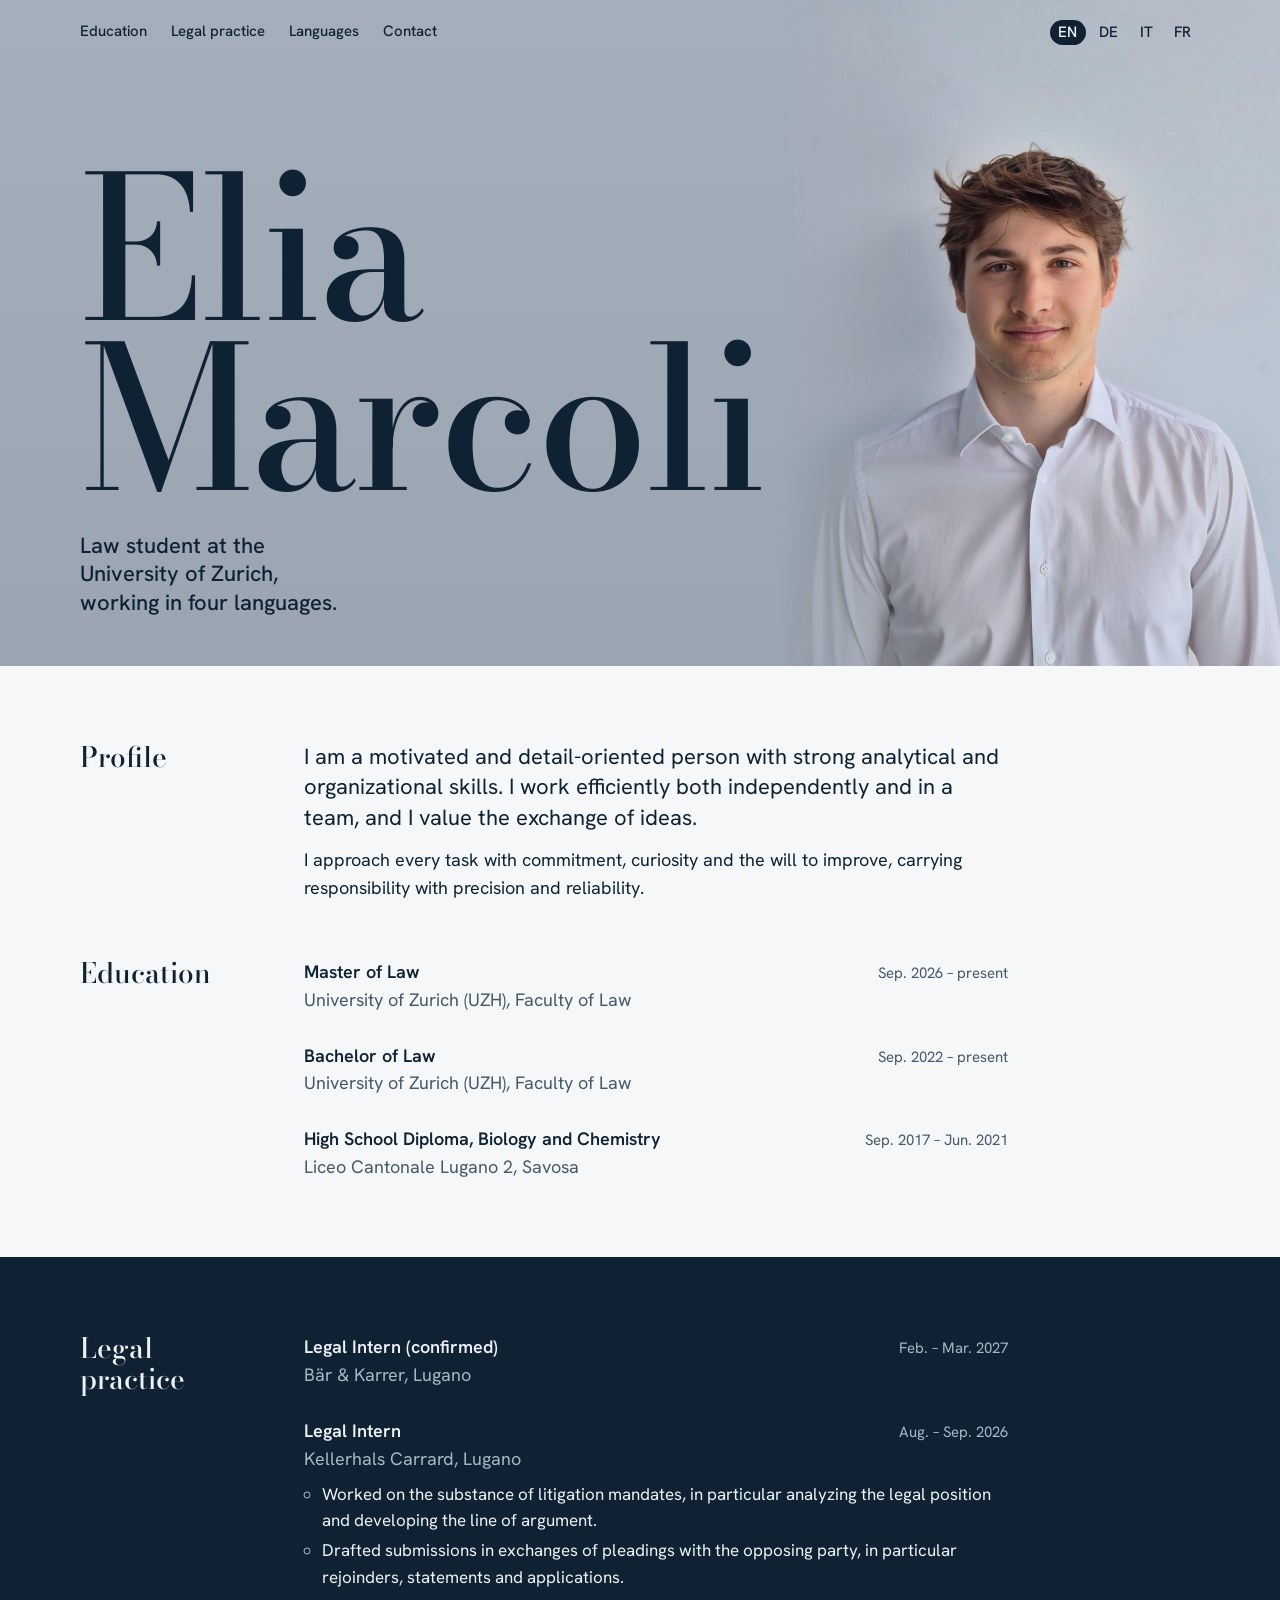
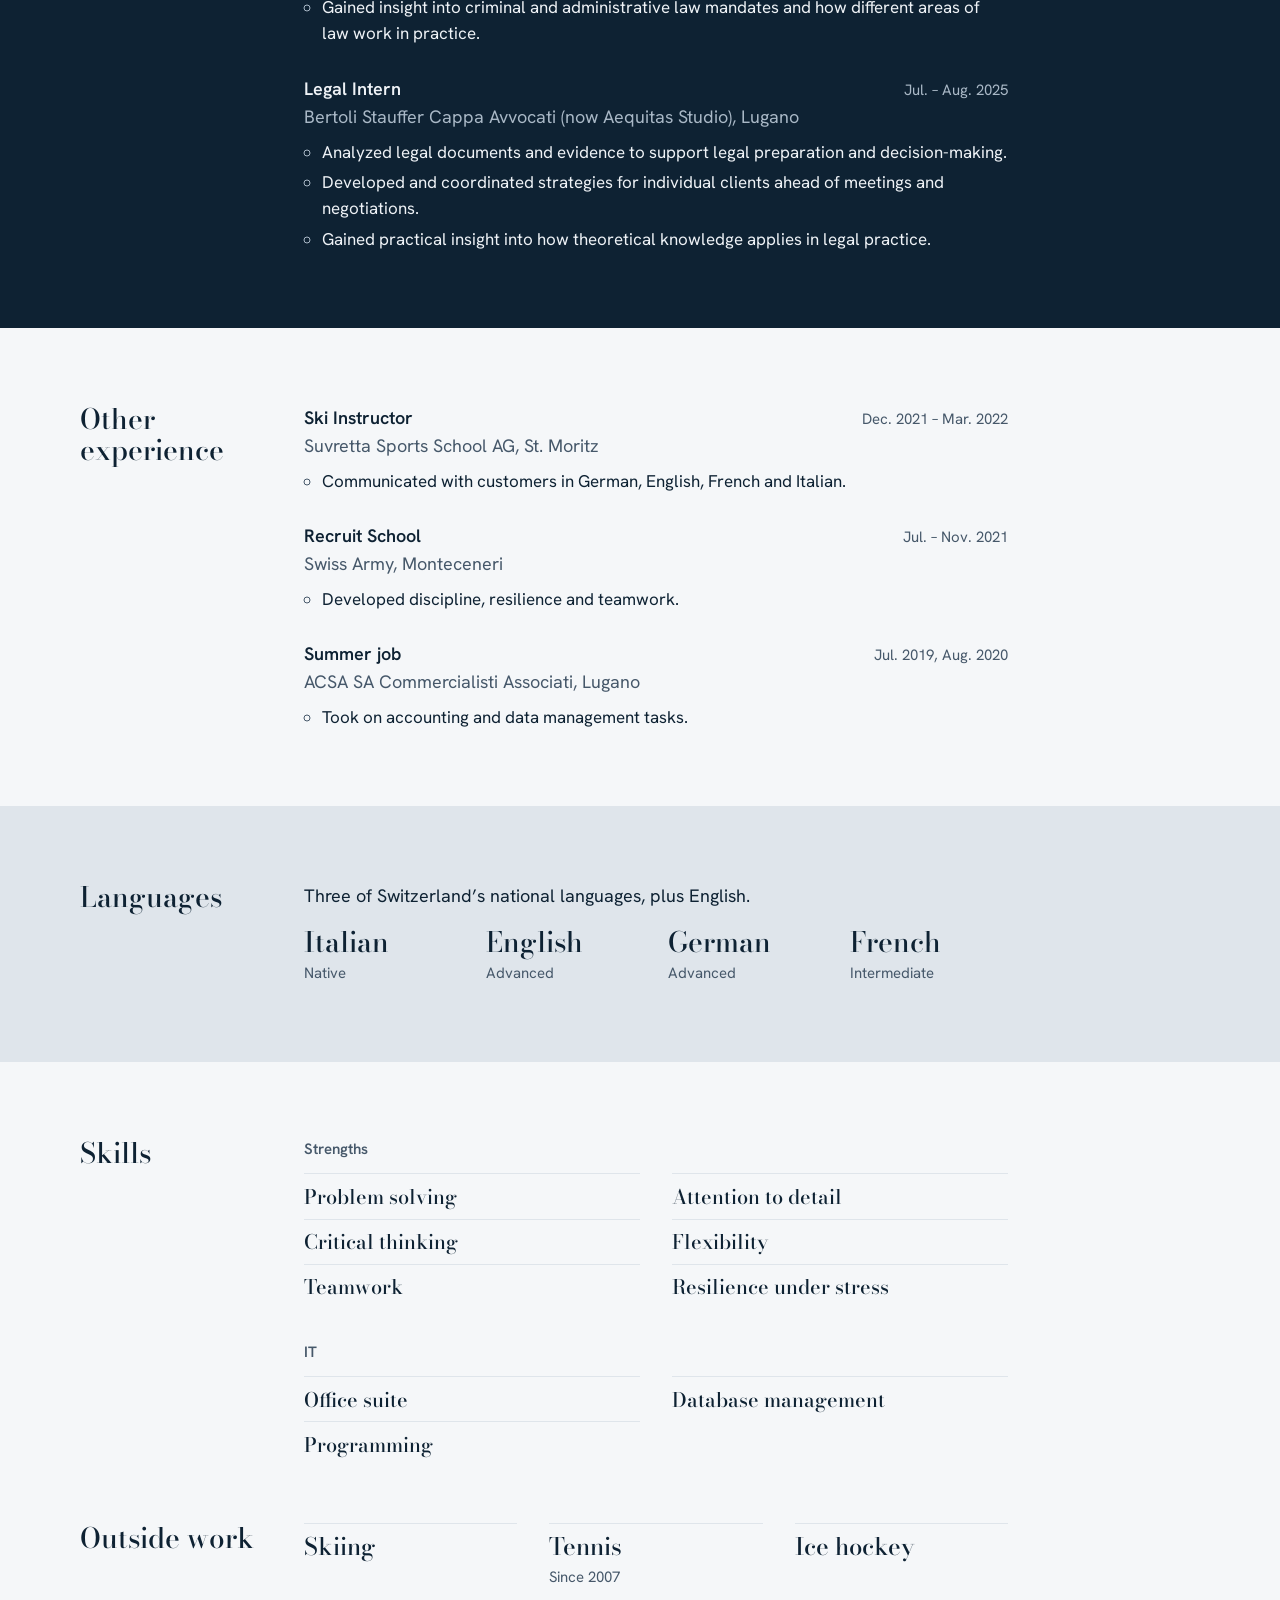
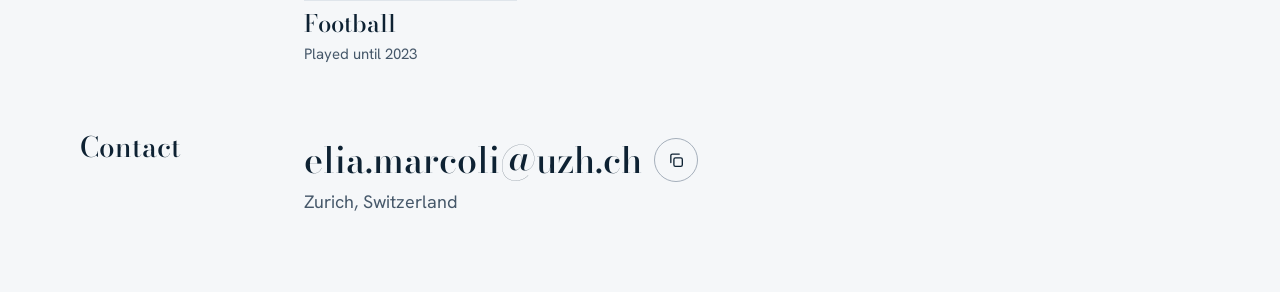
<file: index.html>
<!doctype html>
<html lang="en">
<head>
<meta charset="utf-8">
<meta name="viewport" content="width=device-width, initial-scale=1, viewport-fit=cover">
<title>Elia Marcoli</title>
<meta name="description" content="Elia Marcoli, law student at the University of Zurich.">
<link rel="canonical" href="https://eliamarcoli.ch/">
<link rel="alternate" hreflang="en" href="https://eliamarcoli.ch/">
<link rel="alternate" hreflang="de" href="https://eliamarcoli.ch/de/">
<link rel="alternate" hreflang="it" href="https://eliamarcoli.ch/it/">
<link rel="alternate" hreflang="fr" href="https://eliamarcoli.ch/fr/">
<meta property="og:title" content="Elia Marcoli">
<meta property="og:description" content="Law student at the University of Zurich.">
<meta property="og:type" content="profile">
<meta property="og:url" content="https://eliamarcoli.ch/">
<meta property="og:image" content="https://eliamarcoli.ch/elia-marcoli.jpg">
<link rel="preconnect" href="https://fonts.googleapis.com">
<link rel="preconnect" href="https://fonts.gstatic.com" crossorigin>
<link rel="stylesheet" href="https://fonts.googleapis.com/css2?family=Bodoni+Moda:ital,opsz,wght@0,6..96,400..700;1,6..96,400..700&family=Hanken+Grotesk:wght@400;500;600&display=swap">
<link rel="stylesheet" href="styles.css?v=4">
</head>
<body>

<header class="hero">
  <div class="wrap">
    <nav class="top" aria-label="Sections">
      <a href="#education">Education</a>
      <a href="#practice">Legal practice</a>
      <a href="#languages">Languages</a>
      <a href="#contact">Contact</a>
      <span class="lang-switch">
        <a href="./" aria-current="page" title="English">EN</a>
        <a href="de/" hreflang="de" lang="de" title="Deutsch">DE</a>
        <a href="it/" hreflang="it" lang="it" title="Italiano">IT</a>
        <a href="fr/" hreflang="fr" lang="fr" title="Français">FR</a>
      </span>
    </nav>
    <div>
      <h1><span>Elia</span> <span>Marcoli</span></h1>
      <p>Law student at the University of Zurich, working in four languages.</p>
    </div>
  </div>
  <img src="elia-marcoli.jpg" alt="Portrait of Elia Marcoli in a white shirt" width="900" height="1200">
</header>

<main>
  <div class="band">
    <div class="wrap">
      <section class="sec" id="profile">
        <h2>Profile</h2>
        <div class="body">
          <p class="lead">I am a motivated and detail-oriented person with strong analytical and organizational skills. I work efficiently both independently and in a team, and I value the exchange of ideas.</p>
          <p>I approach every task with commitment, curiosity and the will to improve, carrying responsibility with precision and reliability.</p>
        </div>
      </section>

      <section class="sec" id="education">
        <h2>Education</h2>
        <div class="body">
          <ul class="entries">
            <li>
              <div class="entry"><strong>Master of Law</strong><time>Sep. 2026 – present</time></div>
              <span class="place">University of Zurich (UZH), Faculty of Law</span>
            </li>
            <li>
              <div class="entry"><strong>Bachelor of Law</strong><time>Sep. 2022 – present</time></div>
              <span class="place">University of Zurich (UZH), Faculty of Law</span>
            </li>
            <li>
              <div class="entry"><strong>High School Diploma, Biology and Chemistry</strong><time>Sep. 2017 – Jun. 2021</time></div>
              <span class="place">Liceo Cantonale Lugano 2, Savosa</span>
            </li>
          </ul>
        </div>
      </section>
    </div>
  </div>

  <div class="band band--ink">
    <div class="wrap">
      <section class="sec" id="practice">
        <h2>Legal practice</h2>
        <div class="body">
          <ul class="entries">
            <li>
              <div class="entry"><strong>Legal Intern (confirmed)</strong><time>Feb. – Mar. 2027</time></div>
              <span class="place">Bär &amp; Karrer, Lugano</span>
            </li>
            <li>
              <div class="entry"><strong>Legal Intern</strong><time>Aug. – Sep. 2026</time></div>
              <span class="place">Kellerhals Carrard, Lugano</span>
              <ul class="points">
                <li>Worked on the substance of litigation mandates, in particular analyzing the legal position and developing the line of argument.</li>
                <li>Drafted submissions in exchanges of pleadings with the opposing party, in particular rejoinders, statements and applications.</li>
                <li>Gained insight into criminal and administrative law mandates and how different areas of law work in practice.</li>
              </ul>
            </li>
            <li>
              <div class="entry"><strong>Legal Intern</strong><time>Jul. – Aug. 2025</time></div>
              <span class="place">Bertoli Stauffer Cappa Avvocati (now Aequitas Studio), Lugano</span>
              <ul class="points">
                <li>Analyzed legal documents and evidence to support legal preparation and decision-making.</li>
                <li>Developed and coordinated strategies for individual clients ahead of meetings and negotiations.</li>
                <li>Gained practical insight into how theoretical knowledge applies in legal practice.</li>
              </ul>
            </li>
          </ul>
        </div>
      </section>
    </div>
  </div>

  <div class="band">
    <div class="wrap">
      <section class="sec" id="experience">
        <h2>Other experience</h2>
        <div class="body">
          <ul class="entries">
            <li>
              <div class="entry"><strong>Ski Instructor</strong><time>Dec. 2021 – Mar. 2022</time></div>
              <span class="place">Suvretta Sports School AG, St. Moritz</span>
              <ul class="points">
                <li>Communicated with customers in German, English, French and Italian.</li>
              </ul>
            </li>
            <li>
              <div class="entry"><strong>Recruit School</strong><time>Jul. – Nov. 2021</time></div>
              <span class="place">Swiss Army, Monteceneri</span>
              <ul class="points">
                <li>Developed discipline, resilience and teamwork.</li>
              </ul>
            </li>
            <li>
              <div class="entry"><strong>Summer job</strong><time>Jul. 2019, Aug. 2020</time></div>
              <span class="place">ACSA SA Commercialisti Associati, Lugano</span>
              <ul class="points">
                <li>Took on accounting and data management tasks.</li>
              </ul>
            </li>
          </ul>
        </div>
      </section>
    </div>
  </div>

  <div class="band band--wall">
    <div class="wrap">
      <section class="sec" id="languages">
        <h2>Languages</h2>
        <div class="body">
          <p>Three of Switzerland’s national languages, plus English.</p>
          <ul class="langs">
            <li><b>Italian</b><span>Native</span></li>
            <li><b>English</b><span>Advanced</span></li>
            <li><b>German</b><span>Advanced</span></li>
            <li><b>French</b><span>Intermediate</span></li>
          </ul>
        </div>
      </section>
    </div>
  </div>

  <div class="band">
    <div class="wrap">
      <section class="sec" id="skills">
        <h2>Skills</h2>
        <div class="body">
          <div class="skills">
            <div>
              <h3>Strengths</h3>
              <ul>
                <li>Problem solving</li>
                <li>Attention to detail</li>
                <li>Critical thinking</li>
                <li>Flexibility</li>
                <li>Teamwork</li>
                <li>Resilience under stress</li>
              </ul>
            </div>
            <div>
              <h3>IT</h3>
              <ul>
                <li>Office suite</li>
                <li>Database management</li>
                <li>Programming</li>
              </ul>
            </div>
          </div>
        </div>
      </section>

      <section class="sec" id="interests">
        <h2>Outside work</h2>
        <div class="body">
          <ul class="hobbies">
            <li><b>Skiing</b></li>
            <li><b>Tennis</b><span>Since 2007</span></li>
            <li><b>Ice hockey</b></li>
            <li><b>Football</b><span>Played until 2023</span></li>
          </ul>
        </div>
      </section>

      <section class="sec" id="contact">
        <h2>Contact</h2>
        <div class="body">
          <div class="contact">
            <a class="addr" id="email" href="mailto:elia.marcoli@uzh.ch">elia.marcoli@uzh.ch</a>
            <button type="button" class="copy" id="copy" aria-label="Copy email" title="Copy email" data-done="Copied" data-fallback="Press Ctrl+C to copy"><svg class="i-copy" viewBox="0 0 24 24" aria-hidden="true"><rect x="9" y="9" width="11" height="11" rx="2"/><path d="M5 15V6a2 2 0 0 1 2-2h9"/></svg><svg class="i-done" viewBox="0 0 24 24" aria-hidden="true"><path d="M5 12.5l4.5 4.5L19 7.5"/></svg></button>
            <span class="copy-status" id="copy-status" role="status"></span>
          </div>
          <p class="place">Zurich, Switzerland</p>
        </div>
      </section>
    </div>
  </div>
</main>

<script>
  const btn = document.getElementById('copy');
  const addr = document.getElementById('email');
  const status = document.getElementById('copy-status');
  const label = btn.getAttribute('aria-label');
  let timer;
  btn.addEventListener('click', async () => {
    clearTimeout(timer);
    try {
      await navigator.clipboard.writeText(addr.textContent.trim());
      btn.classList.add('done');
      status.textContent = btn.dataset.done;
    } catch (e) {
      const range = document.createRange();
      range.selectNodeContents(addr);
      const sel = getSelection();
      sel.removeAllRanges();
      sel.addRange(range);
      status.textContent = btn.dataset.fallback;
    }
    timer = setTimeout(() => { btn.classList.remove('done'); status.textContent = ''; btn.setAttribute('aria-label', label); }, 2200);
  });
</script>
</body>
</html>
</file>
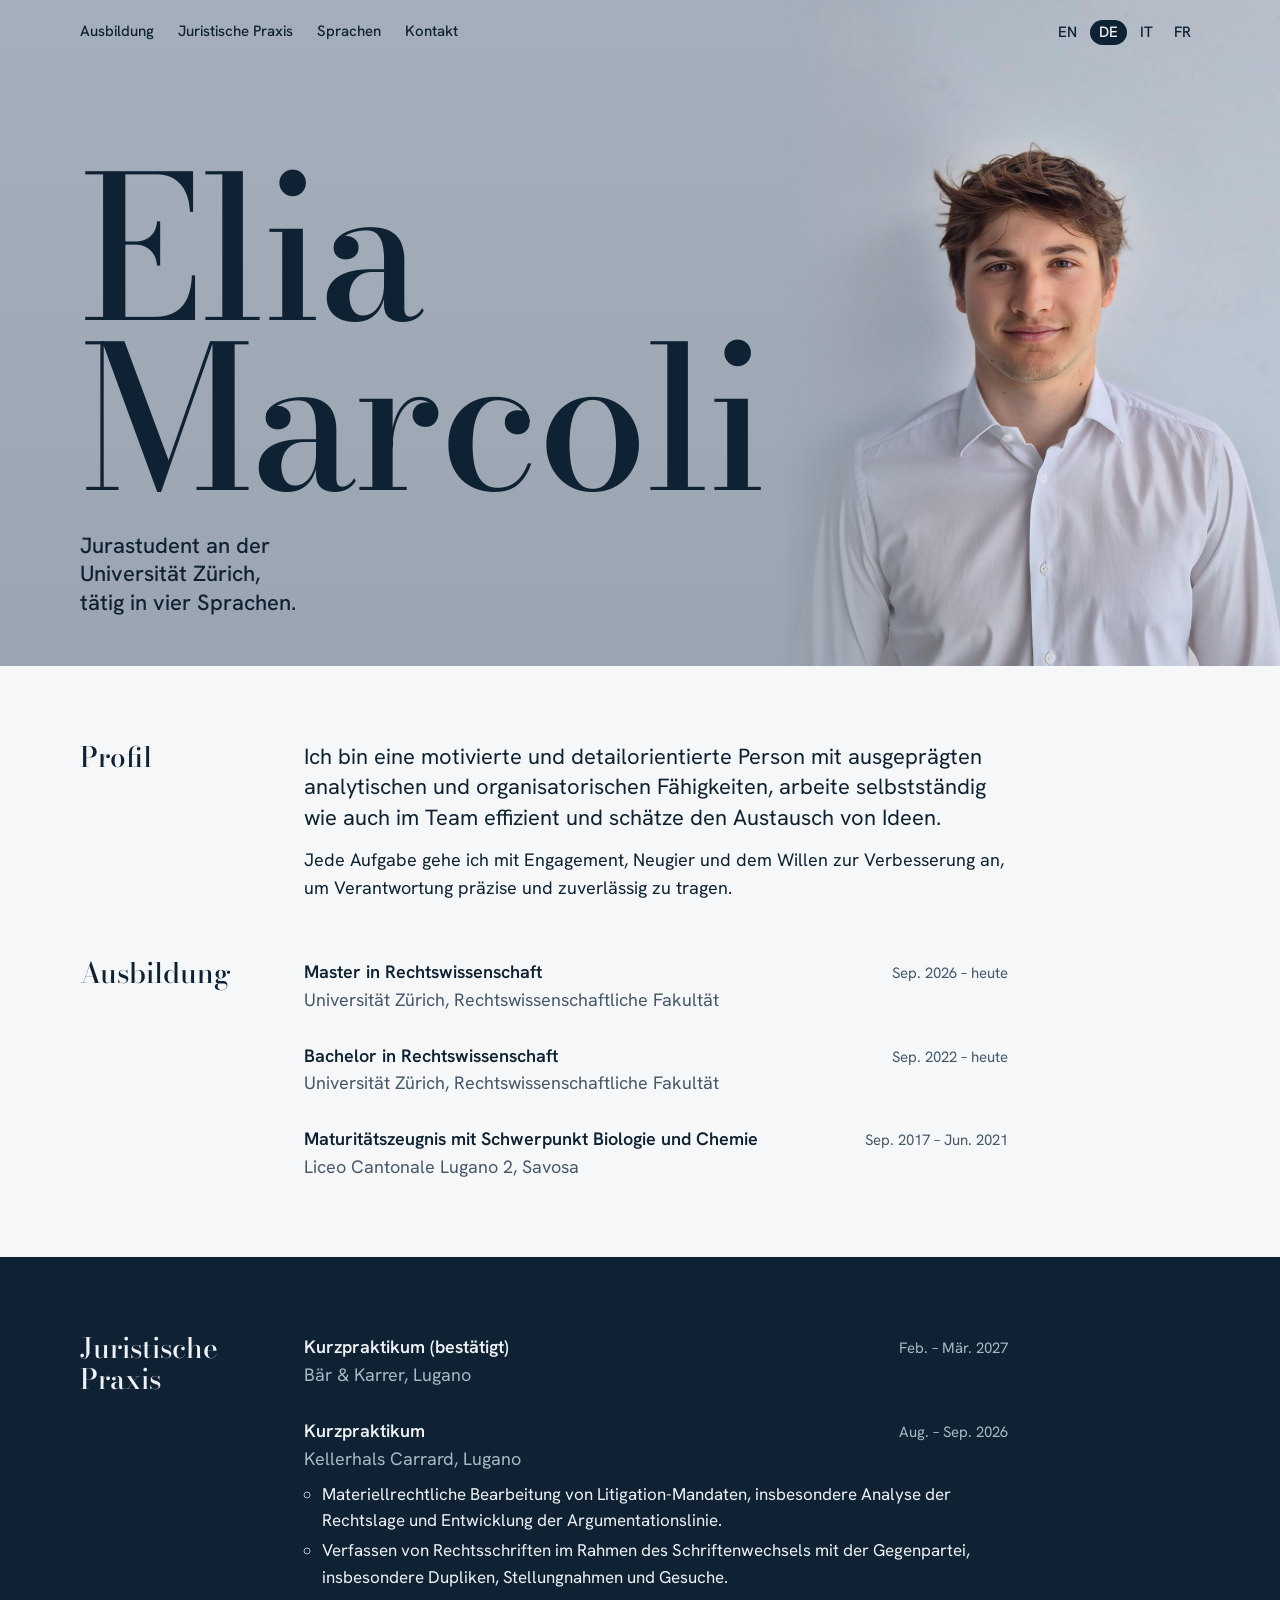
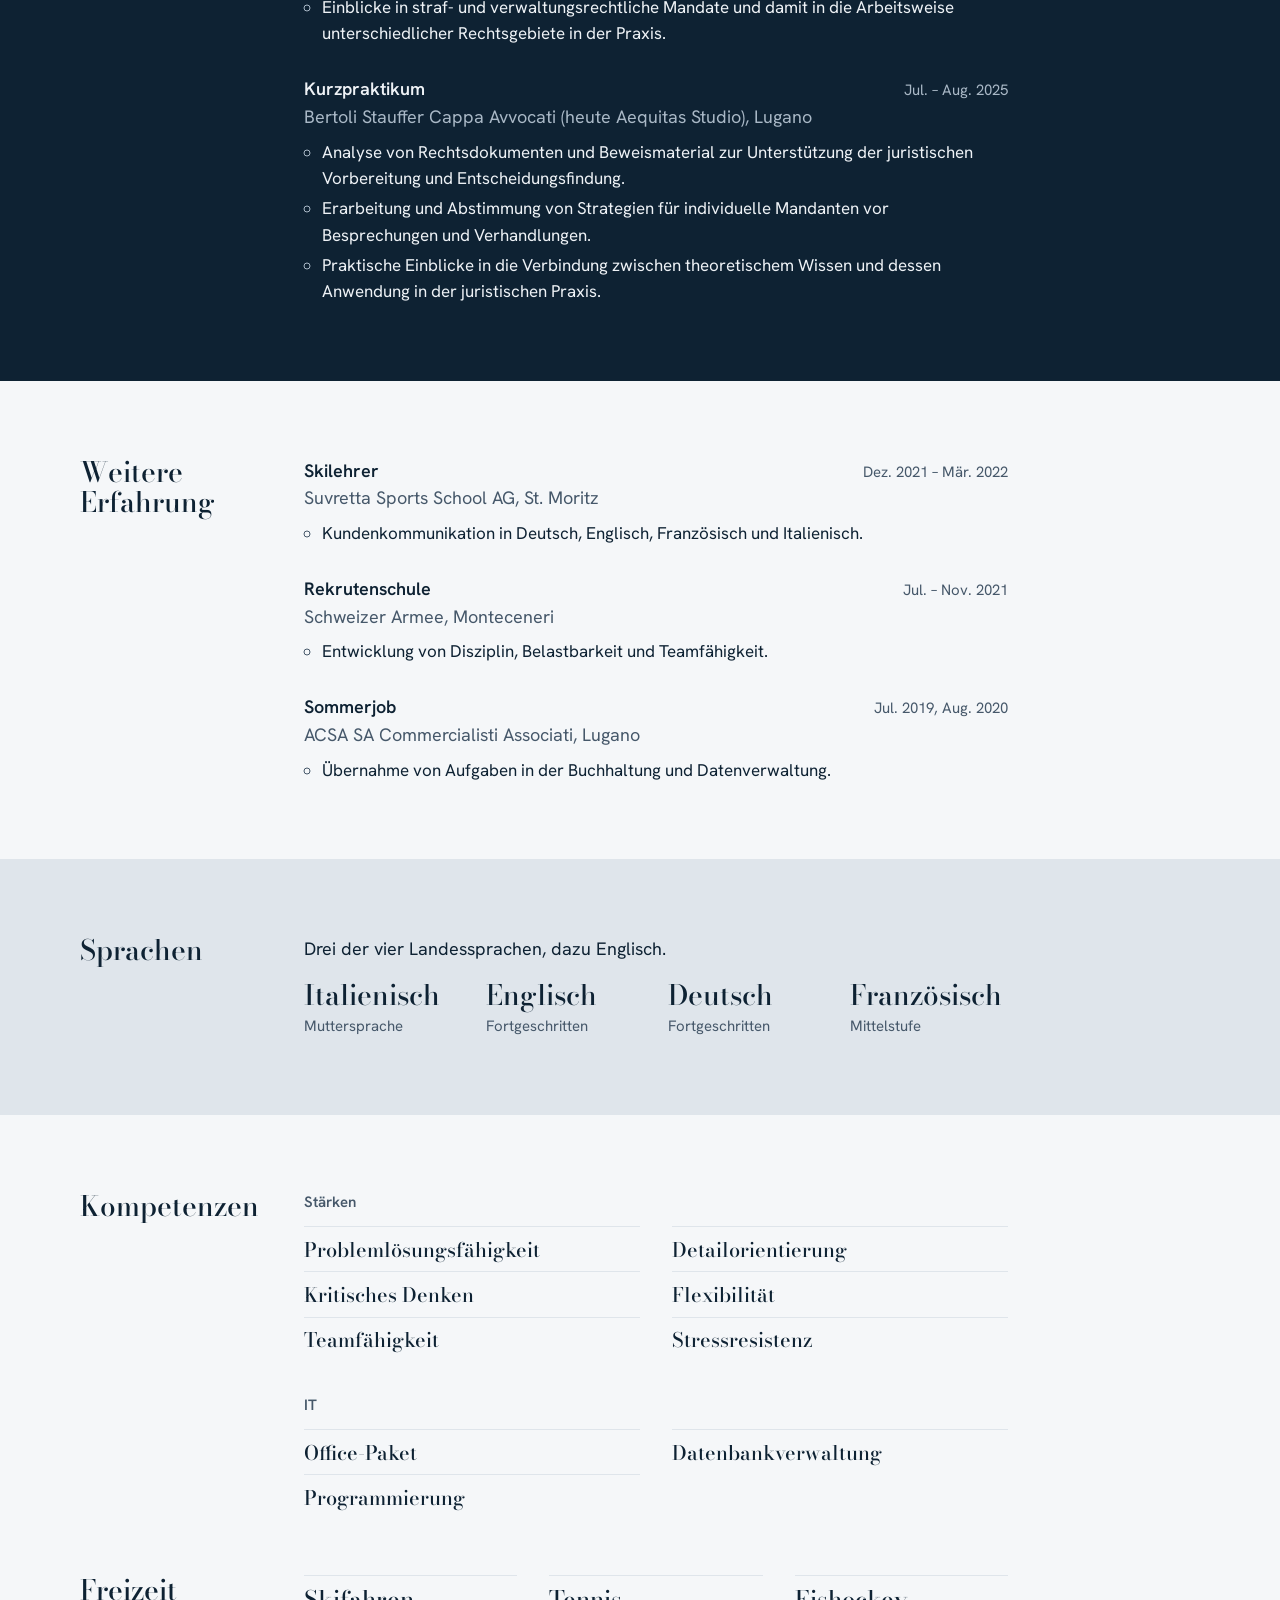
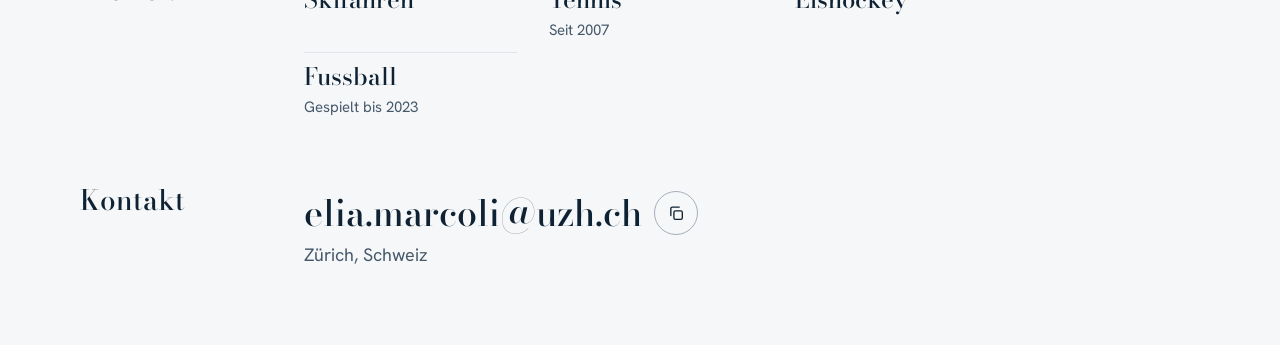
<file: de/index.html>
<!doctype html>
<html lang="de-CH">
<head>
<meta charset="utf-8">
<meta name="viewport" content="width=device-width, initial-scale=1, viewport-fit=cover">
<title>Elia Marcoli</title>
<meta name="description" content="Elia Marcoli, Jurastudent an der Universität Zürich.">
<link rel="canonical" href="https://eliamarcoli.ch/de/">
<link rel="alternate" hreflang="en" href="https://eliamarcoli.ch/">
<link rel="alternate" hreflang="de" href="https://eliamarcoli.ch/de/">
<link rel="alternate" hreflang="it" href="https://eliamarcoli.ch/it/">
<link rel="alternate" hreflang="fr" href="https://eliamarcoli.ch/fr/">
<meta property="og:title" content="Elia Marcoli">
<meta property="og:description" content="Jurastudent an der Universität Zürich.">
<meta property="og:type" content="profile">
<meta property="og:url" content="https://eliamarcoli.ch/de/">
<meta property="og:image" content="https://eliamarcoli.ch/elia-marcoli.jpg">
<link rel="preconnect" href="https://fonts.googleapis.com">
<link rel="preconnect" href="https://fonts.gstatic.com" crossorigin>
<link rel="stylesheet" href="https://fonts.googleapis.com/css2?family=Bodoni+Moda:ital,opsz,wght@0,6..96,400..700;1,6..96,400..700&family=Hanken+Grotesk:wght@400;500;600&display=swap">
<link rel="stylesheet" href="../styles.css?v=4">
</head>
<body>

<header class="hero">
  <div class="wrap">
    <nav class="top" aria-label="Abschnitte">
      <a href="#ausbildung">Ausbildung</a>
      <a href="#praxis">Juristische Praxis</a>
      <a href="#sprachen">Sprachen</a>
      <a href="#kontakt">Kontakt</a>
      <span class="lang-switch">
        <a href="../" hreflang="en" lang="en" title="English">EN</a>
        <a href="./" aria-current="page" title="Deutsch">DE</a>
        <a href="../it/" hreflang="it" lang="it" title="Italiano">IT</a>
        <a href="../fr/" hreflang="fr" lang="fr" title="Français">FR</a>
      </span>
    </nav>
    <div>
      <h1><span>Elia</span> <span>Marcoli</span></h1>
      <p>Jurastudent an der Universität Zürich, tätig in vier Sprachen.</p>
    </div>
  </div>
  <img src="../elia-marcoli.jpg" alt="Porträt von Elia Marcoli in weissem Hemd" width="900" height="1200">
</header>

<main>
  <div class="band">
    <div class="wrap">
      <section class="sec" id="profil">
        <h2>Profil</h2>
        <div class="body">
          <p class="lead">Ich bin eine motivierte und detailorientierte Person mit ausgeprägten analytischen und organisatorischen Fähigkeiten, arbeite selbstständig wie auch im Team effizient und schätze den Austausch von Ideen.</p>
          <p>Jede Aufgabe gehe ich mit Engagement, Neugier und dem Willen zur Verbesserung an, um Verantwortung präzise und zuverlässig zu tragen.</p>
        </div>
      </section>

      <section class="sec" id="ausbildung">
        <h2>Ausbildung</h2>
        <div class="body">
          <ul class="entries">
            <li>
              <div class="entry"><strong>Master in Rechtswissenschaft</strong><time>Sep. 2026 – heute</time></div>
              <span class="place">Universität Zürich, Rechtswissenschaftliche Fakultät</span>
            </li>
            <li>
              <div class="entry"><strong>Bachelor in Rechtswissenschaft</strong><time>Sep. 2022 – heute</time></div>
              <span class="place">Universität Zürich, Rechtswissenschaftliche Fakultät</span>
            </li>
            <li>
              <div class="entry"><strong>Maturitätszeugnis mit Schwerpunkt Biologie und Chemie</strong><time>Sep. 2017 – Jun. 2021</time></div>
              <span class="place">Liceo Cantonale Lugano 2, Savosa</span>
            </li>
          </ul>
        </div>
      </section>
    </div>
  </div>

  <div class="band band--ink">
    <div class="wrap">
      <section class="sec" id="praxis">
        <h2>Juristische Praxis</h2>
        <div class="body">
          <ul class="entries">
            <li>
              <div class="entry"><strong>Kurzpraktikum (bestätigt)</strong><time>Feb. – Mär. 2027</time></div>
              <span class="place">Bär &amp; Karrer, Lugano</span>
            </li>
            <li>
              <div class="entry"><strong>Kurzpraktikum</strong><time>Aug. – Sep. 2026</time></div>
              <span class="place">Kellerhals Carrard, Lugano</span>
              <ul class="points">
                <li>Materiellrechtliche Bearbeitung von Litigation-Mandaten, insbesondere Analyse der Rechtslage und Entwicklung der Argumentationslinie.</li>
                <li>Verfassen von Rechtsschriften im Rahmen des Schriftenwechsels mit der Gegenpartei, insbesondere Dupliken, Stellungnahmen und Gesuche.</li>
                <li>Einblicke in straf- und verwaltungsrechtliche Mandate und damit in die Arbeitsweise unterschiedlicher Rechtsgebiete in der Praxis.</li>
              </ul>
            </li>
            <li>
              <div class="entry"><strong>Kurzpraktikum</strong><time>Jul. – Aug. 2025</time></div>
              <span class="place">Bertoli Stauffer Cappa Avvocati (heute Aequitas Studio), Lugano</span>
              <ul class="points">
                <li>Analyse von Rechtsdokumenten und Beweismaterial zur Unterstützung der juristischen Vorbereitung und Entscheidungsfindung.</li>
                <li>Erarbeitung und Abstimmung von Strategien für individuelle Mandanten vor Besprechungen und Verhandlungen.</li>
                <li>Praktische Einblicke in die Verbindung zwischen theoretischem Wissen und dessen Anwendung in der juristischen Praxis.</li>
              </ul>
            </li>
          </ul>
        </div>
      </section>
    </div>
  </div>

  <div class="band">
    <div class="wrap">
      <section class="sec" id="erfahrung">
        <h2>Weitere Erfahrung</h2>
        <div class="body">
          <ul class="entries">
            <li>
              <div class="entry"><strong>Skilehrer</strong><time>Dez. 2021 – Mär. 2022</time></div>
              <span class="place">Suvretta Sports School AG, St. Moritz</span>
              <ul class="points">
                <li>Kundenkommunikation in Deutsch, Englisch, Französisch und Italienisch.</li>
              </ul>
            </li>
            <li>
              <div class="entry"><strong>Rekrutenschule</strong><time>Jul. – Nov. 2021</time></div>
              <span class="place">Schweizer Armee, Monteceneri</span>
              <ul class="points">
                <li>Entwicklung von Disziplin, Belastbarkeit und Teamfähigkeit.</li>
              </ul>
            </li>
            <li>
              <div class="entry"><strong>Sommerjob</strong><time>Jul. 2019, Aug. 2020</time></div>
              <span class="place">ACSA SA Commercialisti Associati, Lugano</span>
              <ul class="points">
                <li>Übernahme von Aufgaben in der Buchhaltung und Datenverwaltung.</li>
              </ul>
            </li>
          </ul>
        </div>
      </section>
    </div>
  </div>

  <div class="band band--wall">
    <div class="wrap">
      <section class="sec" id="sprachen">
        <h2>Sprachen</h2>
        <div class="body">
          <p>Drei der vier Landessprachen, dazu Englisch.</p>
          <ul class="langs">
            <li><b>Italienisch</b><span>Muttersprache</span></li>
            <li><b>Englisch</b><span>Fortgeschritten</span></li>
            <li><b>Deutsch</b><span>Fortgeschritten</span></li>
            <li><b>Französisch</b><span>Mittelstufe</span></li>
          </ul>
        </div>
      </section>
    </div>
  </div>

  <div class="band">
    <div class="wrap">
      <section class="sec" id="kompetenzen">
        <h2>Kompetenzen</h2>
        <div class="body">
          <div class="skills">
            <div>
              <h3>Stärken</h3>
              <ul>
                <li>Problemlösungsfähigkeit</li>
                <li>Detailorientierung</li>
                <li>Kritisches Denken</li>
                <li>Flexibilität</li>
                <li>Teamfähigkeit</li>
                <li>Stressresistenz</li>
              </ul>
            </div>
            <div>
              <h3>IT</h3>
              <ul>
                <li>Office-Paket</li>
                <li>Datenbankverwaltung</li>
                <li>Programmierung</li>
              </ul>
            </div>
          </div>
        </div>
      </section>

      <section class="sec" id="freizeit">
        <h2>Freizeit</h2>
        <div class="body">
          <ul class="hobbies">
            <li><b>Skifahren</b></li>
            <li><b>Tennis</b><span>Seit 2007</span></li>
            <li><b>Eishockey</b></li>
            <li><b>Fussball</b><span>Gespielt bis 2023</span></li>
          </ul>
        </div>
      </section>

      <section class="sec" id="kontakt">
        <h2>Kontakt</h2>
        <div class="body">
          <div class="contact">
            <a class="addr" id="email" href="mailto:elia.marcoli@uzh.ch">elia.marcoli@uzh.ch</a>
            <button type="button" class="copy" id="copy" aria-label="E-Mail kopieren" title="E-Mail kopieren" data-done="Kopiert" data-fallback="Mit Ctrl+C kopieren"><svg class="i-copy" viewBox="0 0 24 24" aria-hidden="true"><rect x="9" y="9" width="11" height="11" rx="2"/><path d="M5 15V6a2 2 0 0 1 2-2h9"/></svg><svg class="i-done" viewBox="0 0 24 24" aria-hidden="true"><path d="M5 12.5l4.5 4.5L19 7.5"/></svg></button>
            <span class="copy-status" id="copy-status" role="status"></span>
          </div>
          <p class="place">Zürich, Schweiz</p>
        </div>
      </section>
    </div>
  </div>
</main>

<script>
  const btn = document.getElementById('copy');
  const addr = document.getElementById('email');
  const status = document.getElementById('copy-status');
  const label = btn.getAttribute('aria-label');
  let timer;
  btn.addEventListener('click', async () => {
    clearTimeout(timer);
    try {
      await navigator.clipboard.writeText(addr.textContent.trim());
      btn.classList.add('done');
      status.textContent = btn.dataset.done;
    } catch (e) {
      const range = document.createRange();
      range.selectNodeContents(addr);
      const sel = getSelection();
      sel.removeAllRanges();
      sel.addRange(range);
      status.textContent = btn.dataset.fallback;
    }
    timer = setTimeout(() => { btn.classList.remove('done'); status.textContent = ''; btn.setAttribute('aria-label', label); }, 2200);
  });
</script>
</body>
</html>
</file>
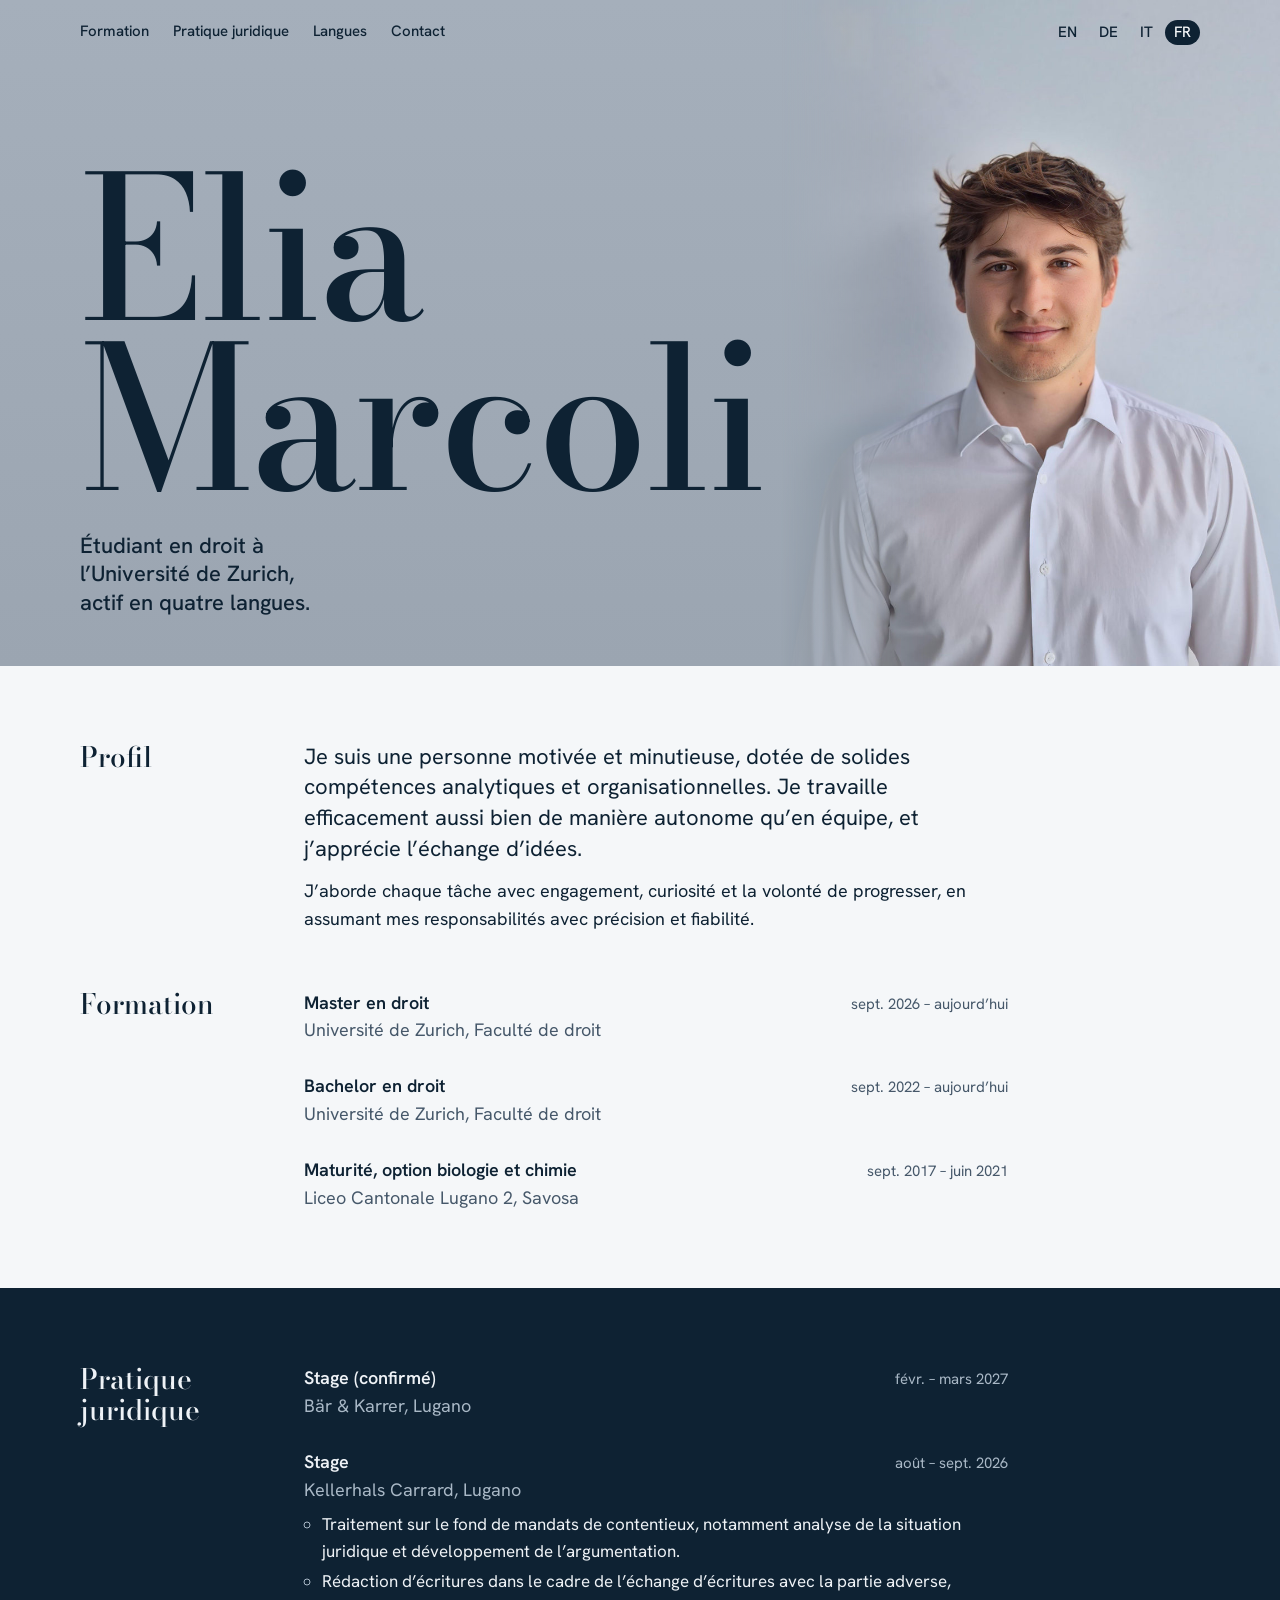
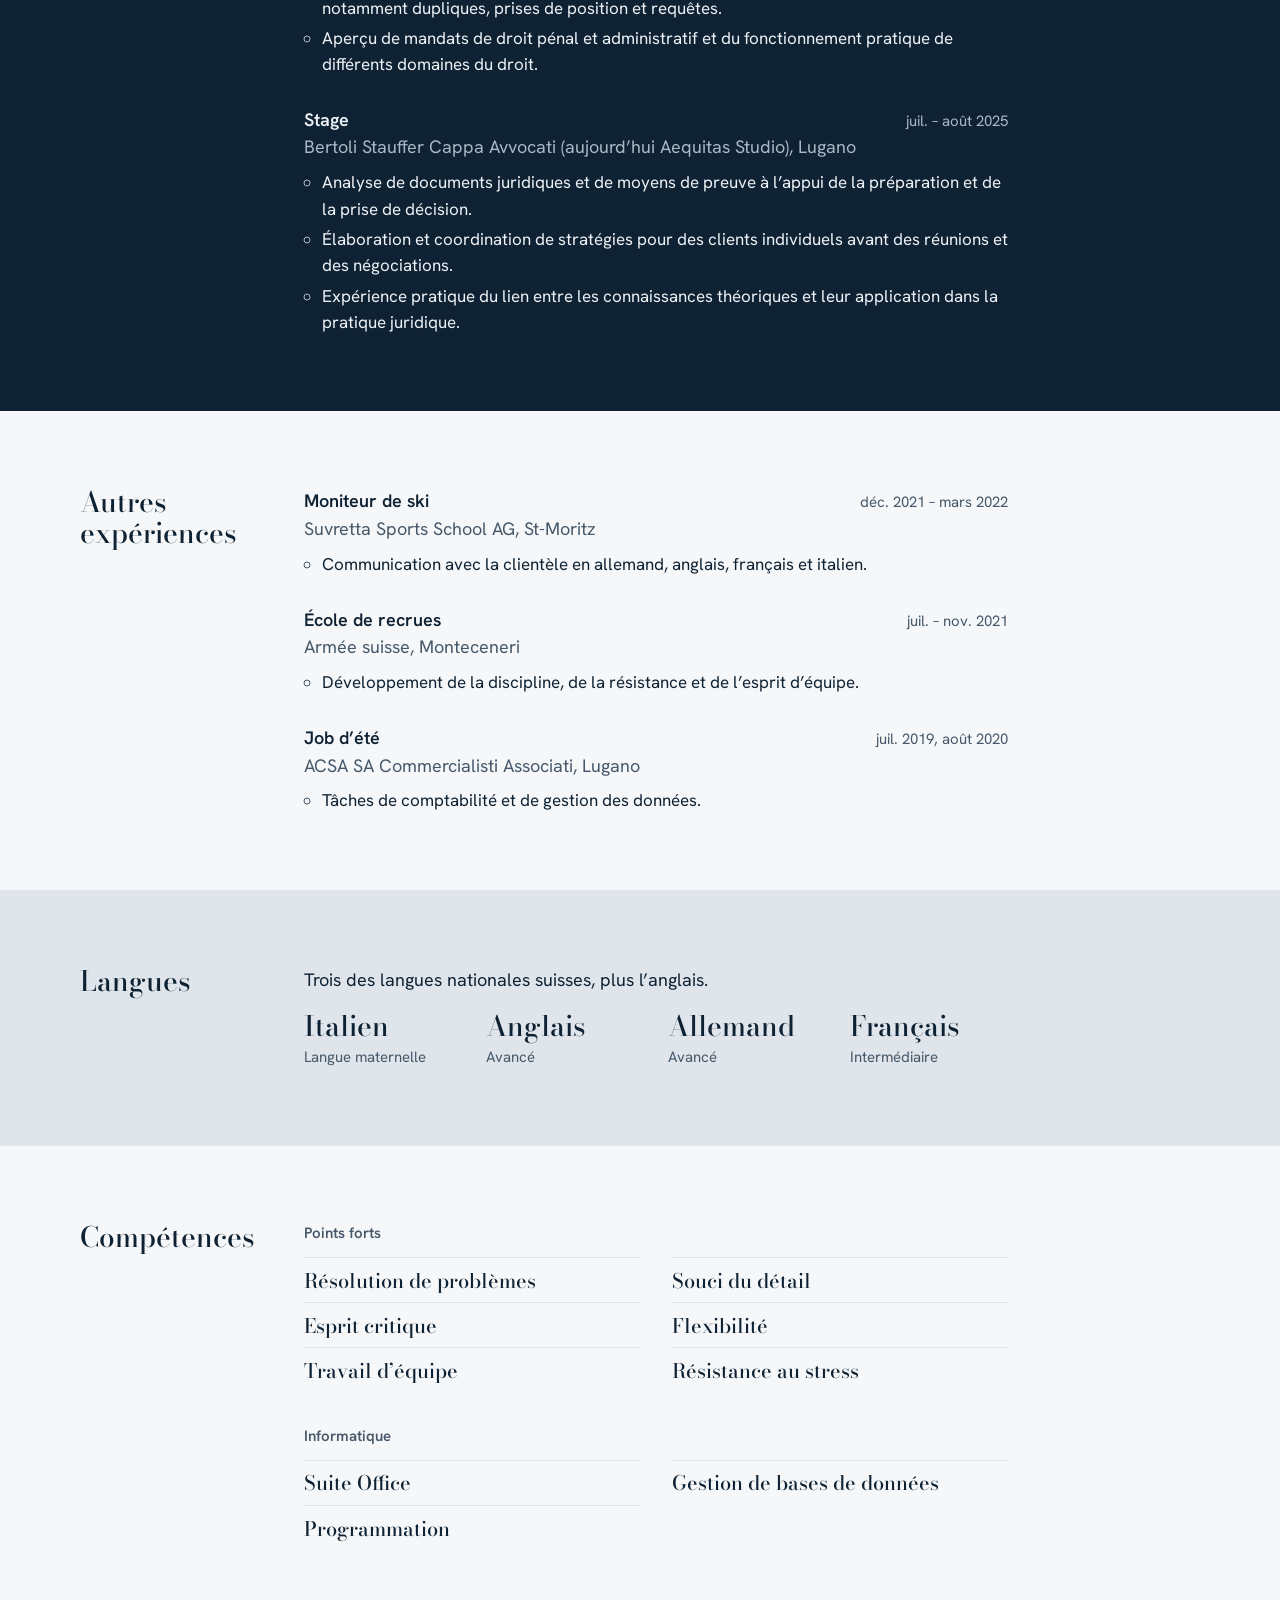
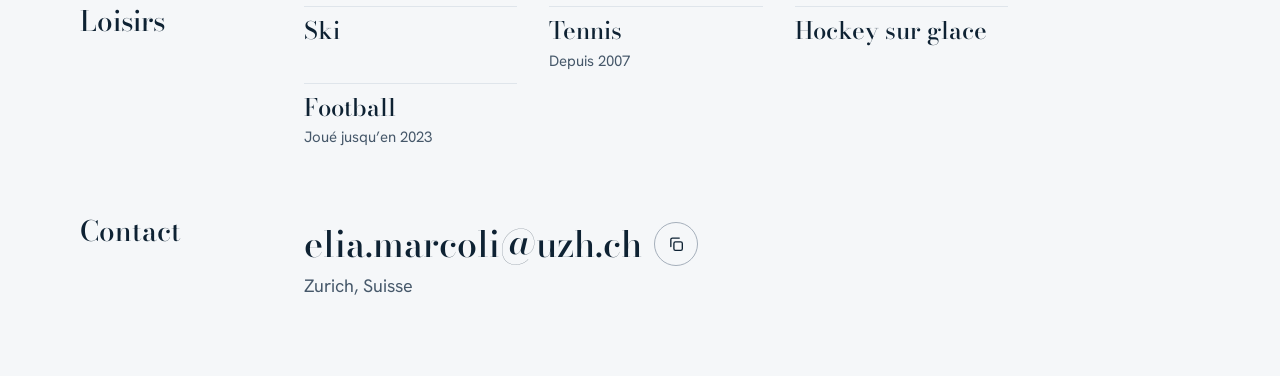
<file: fr/index.html>
<!doctype html>
<html lang="fr-CH">
<head>
<meta charset="utf-8">
<meta name="viewport" content="width=device-width, initial-scale=1, viewport-fit=cover">
<title>Elia Marcoli</title>
<meta name="description" content="Elia Marcoli, étudiant en droit à l’Université de Zurich.">
<link rel="canonical" href="https://eliamarcoli.ch/fr/">
<link rel="alternate" hreflang="en" href="https://eliamarcoli.ch/">
<link rel="alternate" hreflang="de" href="https://eliamarcoli.ch/de/">
<link rel="alternate" hreflang="it" href="https://eliamarcoli.ch/it/">
<link rel="alternate" hreflang="fr" href="https://eliamarcoli.ch/fr/">
<meta property="og:title" content="Elia Marcoli">
<meta property="og:description" content="Étudiant en droit à l’Université de Zurich.">
<meta property="og:type" content="profile">
<meta property="og:url" content="https://eliamarcoli.ch/fr/">
<meta property="og:image" content="https://eliamarcoli.ch/elia-marcoli.jpg">
<link rel="preconnect" href="https://fonts.googleapis.com">
<link rel="preconnect" href="https://fonts.gstatic.com" crossorigin>
<link rel="stylesheet" href="https://fonts.googleapis.com/css2?family=Bodoni+Moda:ital,opsz,wght@0,6..96,400..700;1,6..96,400..700&family=Hanken+Grotesk:wght@400;500;600&display=swap">
<link rel="stylesheet" href="../styles.css?v=4">
</head>
<body>

<header class="hero">
  <div class="wrap">
    <nav class="top" aria-label="Sections">
      <a href="#formation">Formation</a>
      <a href="#pratique">Pratique juridique</a>
      <a href="#langues">Langues</a>
      <a href="#contact">Contact</a>
      <span class="lang-switch">
        <a href="../" hreflang="en" lang="en" title="English">EN</a>
        <a href="../de/" hreflang="de" lang="de" title="Deutsch">DE</a>
        <a href="../it/" hreflang="it" lang="it" title="Italiano">IT</a>
        <a href="./" aria-current="page" title="Français">FR</a>
      </span>
    </nav>
    <div>
      <h1><span>Elia</span> <span>Marcoli</span></h1>
      <p>Étudiant en droit à l’Université de Zurich, actif en quatre langues.</p>
    </div>
  </div>
  <img src="../elia-marcoli.jpg" alt="Portrait d’Elia Marcoli en chemise blanche" width="900" height="1200">
</header>

<main>
  <div class="band">
    <div class="wrap">
      <section class="sec" id="profil">
        <h2>Profil</h2>
        <div class="body">
          <p class="lead">Je suis une personne motivée et minutieuse, dotée de solides compétences analytiques et organisationnelles. Je travaille efficacement aussi bien de manière autonome qu’en équipe, et j’apprécie l’échange d’idées.</p>
          <p>J’aborde chaque tâche avec engagement, curiosité et la volonté de progresser, en assumant mes responsabilités avec précision et fiabilité.</p>
        </div>
      </section>

      <section class="sec" id="formation">
        <h2>Formation</h2>
        <div class="body">
          <ul class="entries">
            <li>
              <div class="entry"><strong>Master en droit</strong><time>sept. 2026 – aujourd’hui</time></div>
              <span class="place">Université de Zurich, Faculté de droit</span>
            </li>
            <li>
              <div class="entry"><strong>Bachelor en droit</strong><time>sept. 2022 – aujourd’hui</time></div>
              <span class="place">Université de Zurich, Faculté de droit</span>
            </li>
            <li>
              <div class="entry"><strong>Maturité, option biologie et chimie</strong><time>sept. 2017 – juin 2021</time></div>
              <span class="place">Liceo Cantonale Lugano 2, Savosa</span>
            </li>
          </ul>
        </div>
      </section>
    </div>
  </div>

  <div class="band band--ink">
    <div class="wrap">
      <section class="sec" id="pratique">
        <h2>Pratique juridique</h2>
        <div class="body">
          <ul class="entries">
            <li>
              <div class="entry"><strong>Stage (confirmé)</strong><time>févr. – mars 2027</time></div>
              <span class="place">Bär &amp; Karrer, Lugano</span>
            </li>
            <li>
              <div class="entry"><strong>Stage</strong><time>août – sept. 2026</time></div>
              <span class="place">Kellerhals Carrard, Lugano</span>
              <ul class="points">
                <li>Traitement sur le fond de mandats de contentieux, notamment analyse de la situation juridique et développement de l’argumentation.</li>
                <li>Rédaction d’écritures dans le cadre de l’échange d’écritures avec la partie adverse, notamment dupliques, prises de position et requêtes.</li>
                <li>Aperçu de mandats de droit pénal et administratif et du fonctionnement pratique de différents domaines du droit.</li>
              </ul>
            </li>
            <li>
              <div class="entry"><strong>Stage</strong><time>juil. – août 2025</time></div>
              <span class="place">Bertoli Stauffer Cappa Avvocati (aujourd’hui Aequitas Studio), Lugano</span>
              <ul class="points">
                <li>Analyse de documents juridiques et de moyens de preuve à l’appui de la préparation et de la prise de décision.</li>
                <li>Élaboration et coordination de stratégies pour des clients individuels avant des réunions et des négociations.</li>
                <li>Expérience pratique du lien entre les connaissances théoriques et leur application dans la pratique juridique.</li>
              </ul>
            </li>
          </ul>
        </div>
      </section>
    </div>
  </div>

  <div class="band">
    <div class="wrap">
      <section class="sec" id="experience">
        <h2>Autres expériences</h2>
        <div class="body">
          <ul class="entries">
            <li>
              <div class="entry"><strong>Moniteur de ski</strong><time>déc. 2021 – mars 2022</time></div>
              <span class="place">Suvretta Sports School AG, St-Moritz</span>
              <ul class="points">
                <li>Communication avec la clientèle en allemand, anglais, français et italien.</li>
              </ul>
            </li>
            <li>
              <div class="entry"><strong>École de recrues</strong><time>juil. – nov. 2021</time></div>
              <span class="place">Armée suisse, Monteceneri</span>
              <ul class="points">
                <li>Développement de la discipline, de la résistance et de l’esprit d’équipe.</li>
              </ul>
            </li>
            <li>
              <div class="entry"><strong>Job d’été</strong><time>juil. 2019, août 2020</time></div>
              <span class="place">ACSA SA Commercialisti Associati, Lugano</span>
              <ul class="points">
                <li>Tâches de comptabilité et de gestion des données.</li>
              </ul>
            </li>
          </ul>
        </div>
      </section>
    </div>
  </div>

  <div class="band band--wall">
    <div class="wrap">
      <section class="sec" id="langues">
        <h2>Langues</h2>
        <div class="body">
          <p>Trois des langues nationales suisses, plus l’anglais.</p>
          <ul class="langs">
            <li><b>Italien</b><span>Langue maternelle</span></li>
            <li><b>Anglais</b><span>Avancé</span></li>
            <li><b>Allemand</b><span>Avancé</span></li>
            <li><b>Français</b><span>Intermédiaire</span></li>
          </ul>
        </div>
      </section>
    </div>
  </div>

  <div class="band">
    <div class="wrap">
      <section class="sec" id="competences">
        <h2>Compétences</h2>
        <div class="body">
          <div class="skills">
            <div>
              <h3>Points forts</h3>
              <ul>
                <li>Résolution de problèmes</li>
                <li>Souci du détail</li>
                <li>Esprit critique</li>
                <li>Flexibilité</li>
                <li>Travail d’équipe</li>
                <li>Résistance au stress</li>
              </ul>
            </div>
            <div>
              <h3>Informatique</h3>
              <ul>
                <li>Suite Office</li>
                <li>Gestion de bases de données</li>
                <li>Programmation</li>
              </ul>
            </div>
          </div>
        </div>
      </section>

      <section class="sec" id="loisirs">
        <h2>Loisirs</h2>
        <div class="body">
          <ul class="hobbies">
            <li><b>Ski</b></li>
            <li><b>Tennis</b><span>Depuis 2007</span></li>
            <li><b>Hockey sur glace</b></li>
            <li><b>Football</b><span>Joué jusqu’en 2023</span></li>
          </ul>
        </div>
      </section>

      <section class="sec" id="contact">
        <h2>Contact</h2>
        <div class="body">
          <div class="contact">
            <a class="addr" id="email" href="mailto:elia.marcoli@uzh.ch">elia.marcoli@uzh.ch</a>
            <button type="button" class="copy" id="copy" aria-label="Copier l’e-mail" title="Copier l’e-mail" data-done="Copié" data-fallback="Appuyez sur Ctrl+C pour copier"><svg class="i-copy" viewBox="0 0 24 24" aria-hidden="true"><rect x="9" y="9" width="11" height="11" rx="2"/><path d="M5 15V6a2 2 0 0 1 2-2h9"/></svg><svg class="i-done" viewBox="0 0 24 24" aria-hidden="true"><path d="M5 12.5l4.5 4.5L19 7.5"/></svg></button>
            <span class="copy-status" id="copy-status" role="status"></span>
          </div>
          <p class="place">Zurich, Suisse</p>
        </div>
      </section>
    </div>
  </div>
</main>

<script>
  const btn = document.getElementById('copy');
  const addr = document.getElementById('email');
  const status = document.getElementById('copy-status');
  const label = btn.getAttribute('aria-label');
  let timer;
  btn.addEventListener('click', async () => {
    clearTimeout(timer);
    try {
      await navigator.clipboard.writeText(addr.textContent.trim());
      btn.classList.add('done');
      status.textContent = btn.dataset.done;
    } catch (e) {
      const range = document.createRange();
      range.selectNodeContents(addr);
      const sel = getSelection();
      sel.removeAllRanges();
      sel.addRange(range);
      status.textContent = btn.dataset.fallback;
    }
    timer = setTimeout(() => { btn.classList.remove('done'); status.textContent = ''; btn.setAttribute('aria-label', label); }, 2200);
  });
</script>
</body>
</html>
</file>
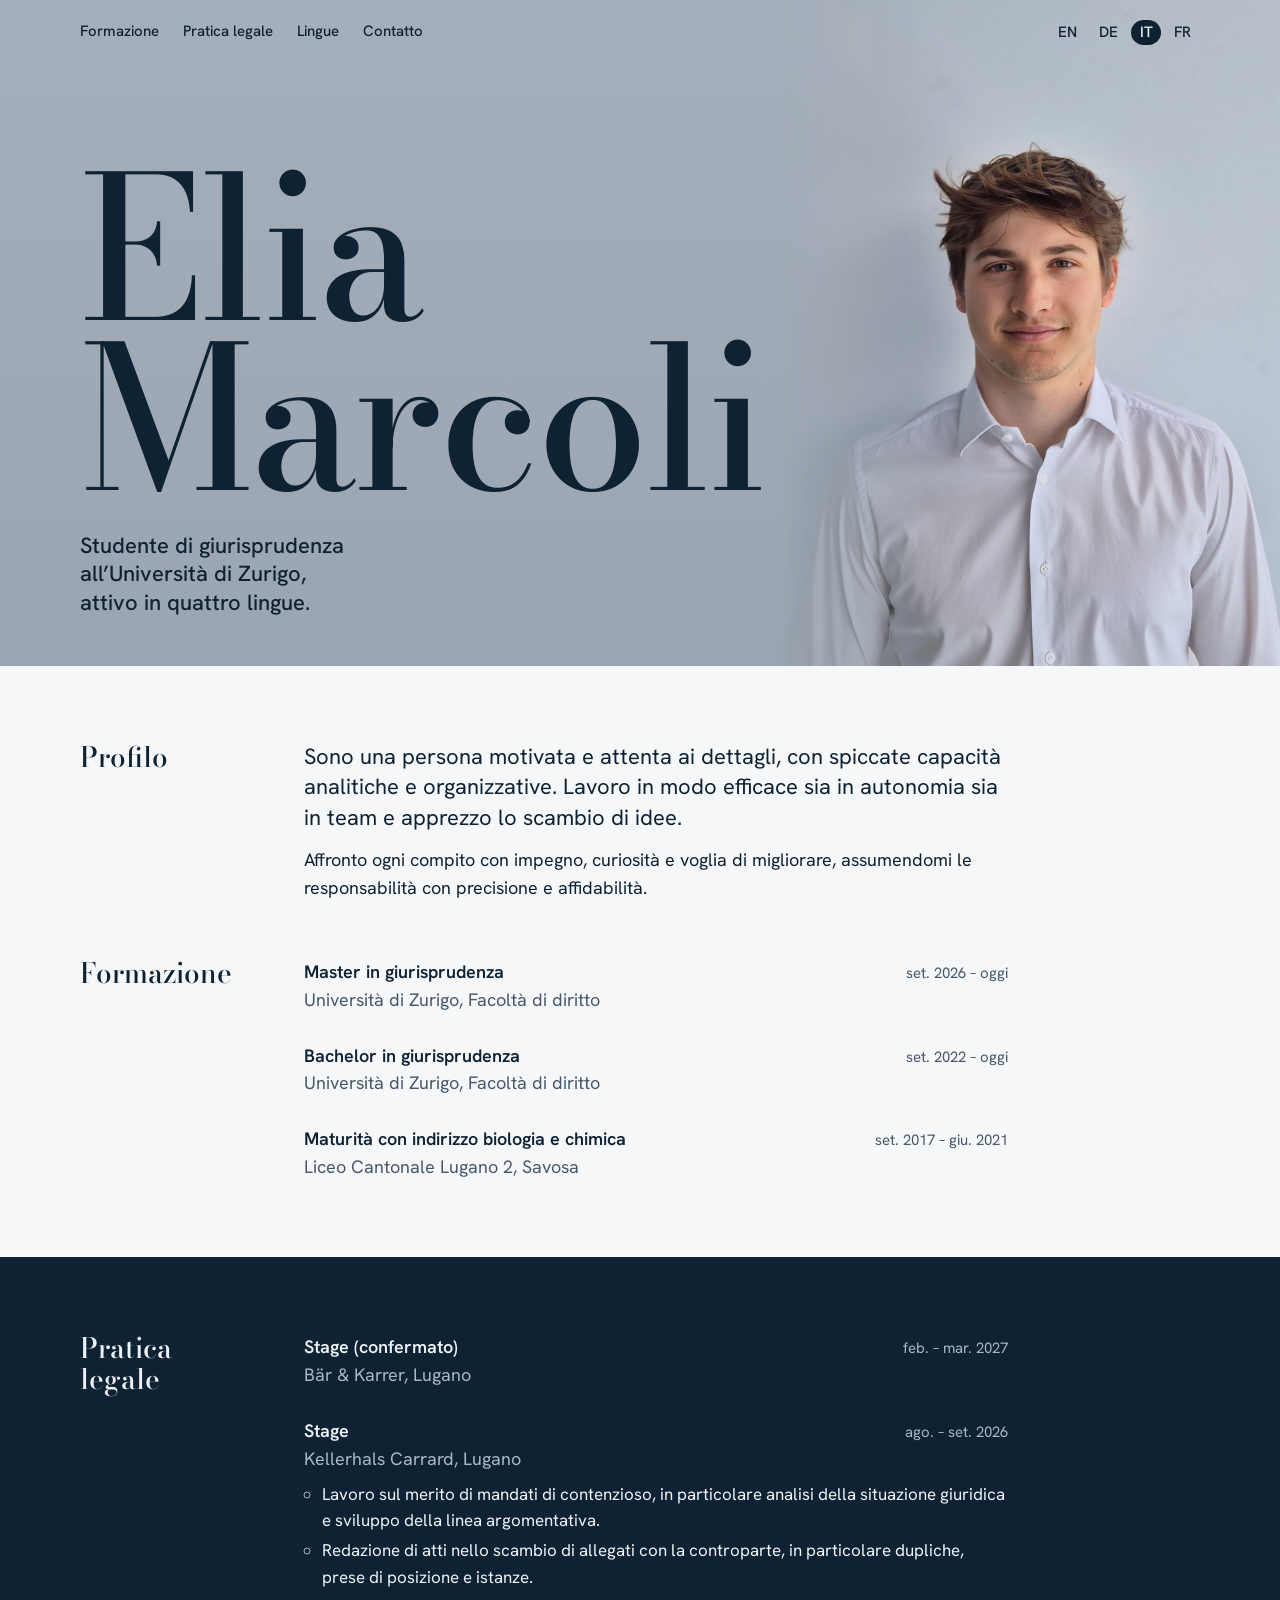
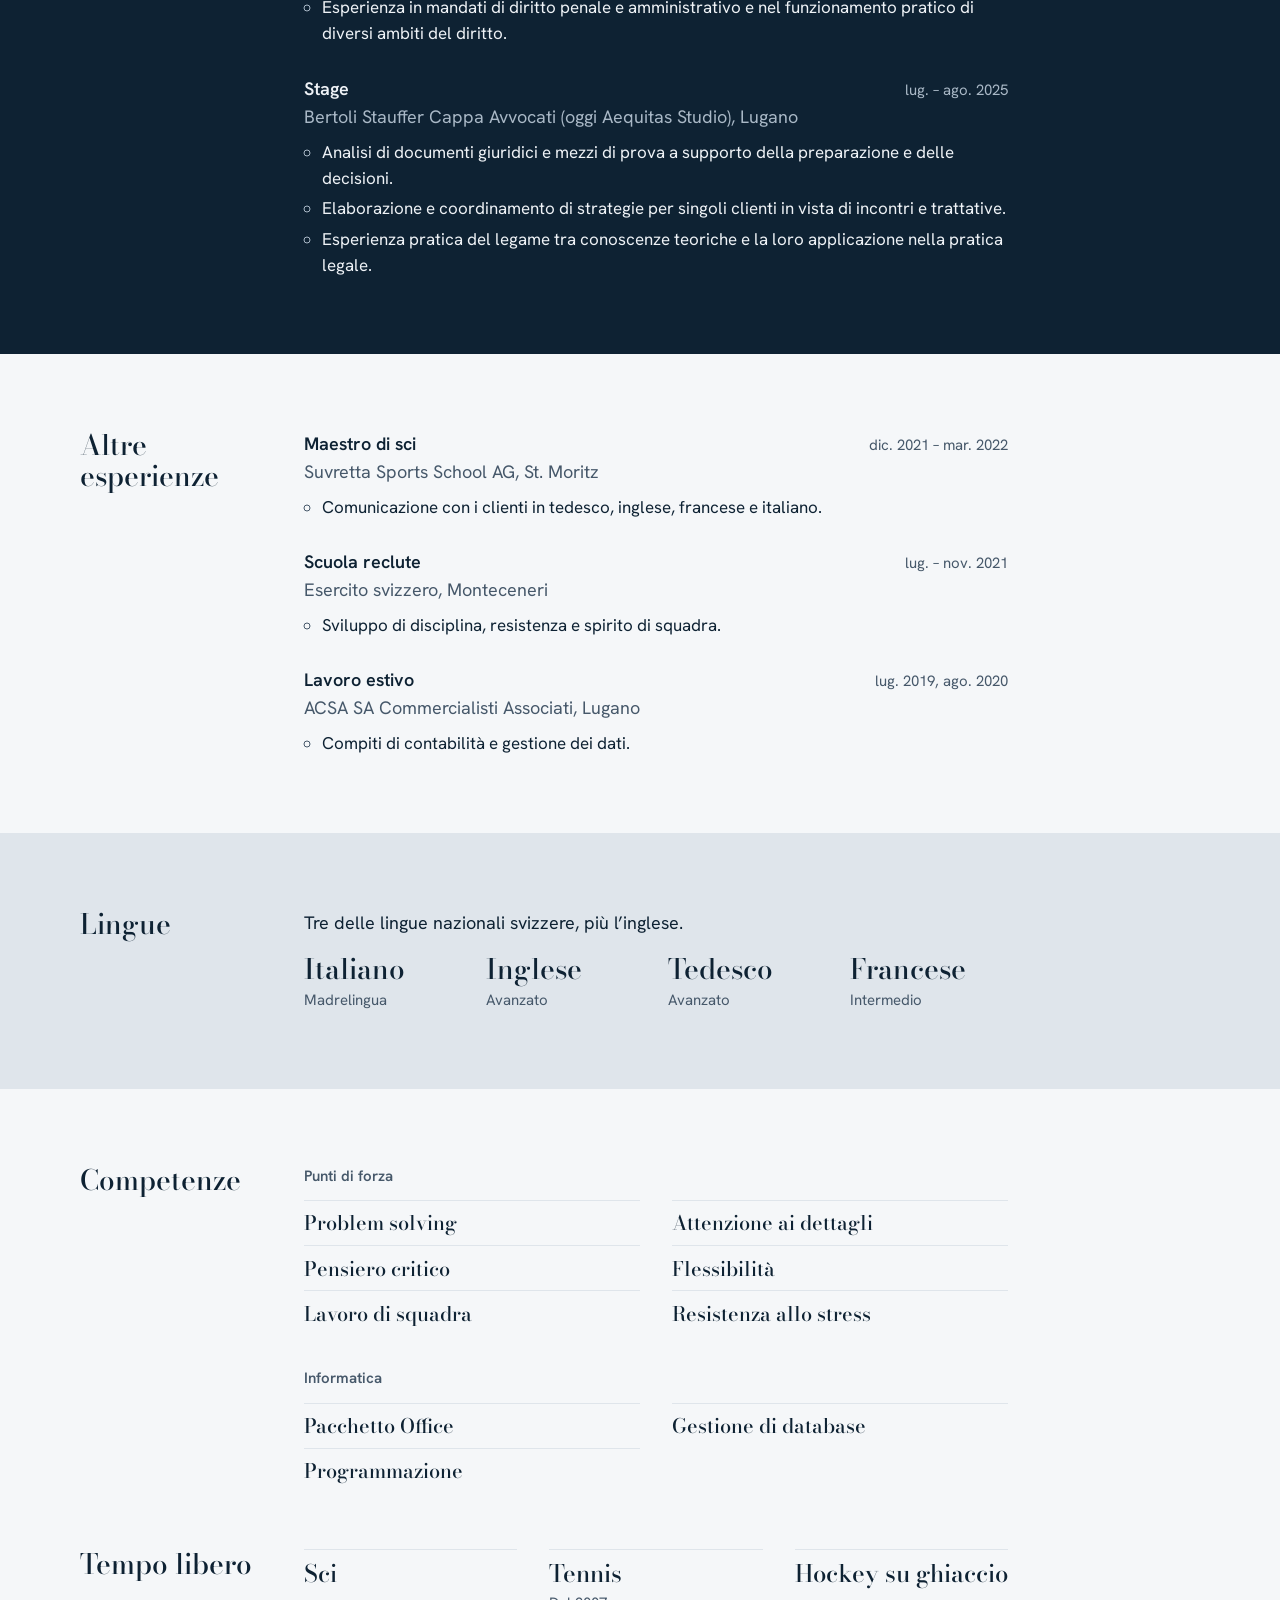
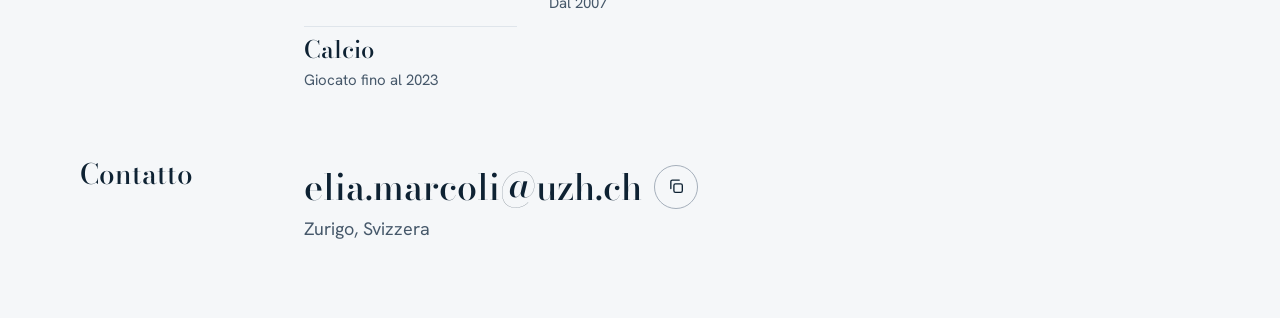
<file: it/index.html>
<!doctype html>
<html lang="it-CH">
<head>
<meta charset="utf-8">
<meta name="viewport" content="width=device-width, initial-scale=1, viewport-fit=cover">
<title>Elia Marcoli</title>
<meta name="description" content="Elia Marcoli, studente di giurisprudenza all’Università di Zurigo.">
<link rel="canonical" href="https://eliamarcoli.ch/it/">
<link rel="alternate" hreflang="en" href="https://eliamarcoli.ch/">
<link rel="alternate" hreflang="de" href="https://eliamarcoli.ch/de/">
<link rel="alternate" hreflang="it" href="https://eliamarcoli.ch/it/">
<link rel="alternate" hreflang="fr" href="https://eliamarcoli.ch/fr/">
<meta property="og:title" content="Elia Marcoli">
<meta property="og:description" content="Studente di giurisprudenza all’Università di Zurigo.">
<meta property="og:type" content="profile">
<meta property="og:url" content="https://eliamarcoli.ch/it/">
<meta property="og:image" content="https://eliamarcoli.ch/elia-marcoli.jpg">
<link rel="preconnect" href="https://fonts.googleapis.com">
<link rel="preconnect" href="https://fonts.gstatic.com" crossorigin>
<link rel="stylesheet" href="https://fonts.googleapis.com/css2?family=Bodoni+Moda:ital,opsz,wght@0,6..96,400..700;1,6..96,400..700&family=Hanken+Grotesk:wght@400;500;600&display=swap">
<link rel="stylesheet" href="../styles.css?v=4">
</head>
<body>

<header class="hero">
  <div class="wrap">
    <nav class="top" aria-label="Sezioni">
      <a href="#formazione">Formazione</a>
      <a href="#pratica">Pratica legale</a>
      <a href="#lingue">Lingue</a>
      <a href="#contatto">Contatto</a>
      <span class="lang-switch">
        <a href="../" hreflang="en" lang="en" title="English">EN</a>
        <a href="../de/" hreflang="de" lang="de" title="Deutsch">DE</a>
        <a href="./" aria-current="page" title="Italiano">IT</a>
        <a href="../fr/" hreflang="fr" lang="fr" title="Français">FR</a>
      </span>
    </nav>
    <div>
      <h1><span>Elia</span> <span>Marcoli</span></h1>
      <p>Studente di giurisprudenza all’Università di Zurigo, attivo in quattro lingue.</p>
    </div>
  </div>
  <img src="../elia-marcoli.jpg" alt="Ritratto di Elia Marcoli in camicia bianca" width="900" height="1200">
</header>

<main>
  <div class="band">
    <div class="wrap">
      <section class="sec" id="profilo">
        <h2>Profilo</h2>
        <div class="body">
          <p class="lead">Sono una persona motivata e attenta ai dettagli, con spiccate capacità analitiche e organizzative. Lavoro in modo efficace sia in autonomia sia in team e apprezzo lo scambio di idee.</p>
          <p>Affronto ogni compito con impegno, curiosità e voglia di migliorare, assumendomi le responsabilità con precisione e affidabilità.</p>
        </div>
      </section>

      <section class="sec" id="formazione">
        <h2>Formazione</h2>
        <div class="body">
          <ul class="entries">
            <li>
              <div class="entry"><strong>Master in giurisprudenza</strong><time>set. 2026 – oggi</time></div>
              <span class="place">Università di Zurigo, Facoltà di diritto</span>
            </li>
            <li>
              <div class="entry"><strong>Bachelor in giurisprudenza</strong><time>set. 2022 – oggi</time></div>
              <span class="place">Università di Zurigo, Facoltà di diritto</span>
            </li>
            <li>
              <div class="entry"><strong>Maturità con indirizzo biologia e chimica</strong><time>set. 2017 – giu. 2021</time></div>
              <span class="place">Liceo Cantonale Lugano 2, Savosa</span>
            </li>
          </ul>
        </div>
      </section>
    </div>
  </div>

  <div class="band band--ink">
    <div class="wrap">
      <section class="sec" id="pratica">
        <h2>Pratica legale</h2>
        <div class="body">
          <ul class="entries">
            <li>
              <div class="entry"><strong>Stage (confermato)</strong><time>feb. – mar. 2027</time></div>
              <span class="place">Bär &amp; Karrer, Lugano</span>
            </li>
            <li>
              <div class="entry"><strong>Stage</strong><time>ago. – set. 2026</time></div>
              <span class="place">Kellerhals Carrard, Lugano</span>
              <ul class="points">
                <li>Lavoro sul merito di mandati di contenzioso, in particolare analisi della situazione giuridica e sviluppo della linea argomentativa.</li>
                <li>Redazione di atti nello scambio di allegati con la controparte, in particolare dupliche, prese di posizione e istanze.</li>
                <li>Esperienza in mandati di diritto penale e amministrativo e nel funzionamento pratico di diversi ambiti del diritto.</li>
              </ul>
            </li>
            <li>
              <div class="entry"><strong>Stage</strong><time>lug. – ago. 2025</time></div>
              <span class="place">Bertoli Stauffer Cappa Avvocati (oggi Aequitas Studio), Lugano</span>
              <ul class="points">
                <li>Analisi di documenti giuridici e mezzi di prova a supporto della preparazione e delle decisioni.</li>
                <li>Elaborazione e coordinamento di strategie per singoli clienti in vista di incontri e trattative.</li>
                <li>Esperienza pratica del legame tra conoscenze teoriche e la loro applicazione nella pratica legale.</li>
              </ul>
            </li>
          </ul>
        </div>
      </section>
    </div>
  </div>

  <div class="band">
    <div class="wrap">
      <section class="sec" id="esperienze">
        <h2>Altre esperienze</h2>
        <div class="body">
          <ul class="entries">
            <li>
              <div class="entry"><strong>Maestro di sci</strong><time>dic. 2021 – mar. 2022</time></div>
              <span class="place">Suvretta Sports School AG, St. Moritz</span>
              <ul class="points">
                <li>Comunicazione con i clienti in tedesco, inglese, francese e italiano.</li>
              </ul>
            </li>
            <li>
              <div class="entry"><strong>Scuola reclute</strong><time>lug. – nov. 2021</time></div>
              <span class="place">Esercito svizzero, Monteceneri</span>
              <ul class="points">
                <li>Sviluppo di disciplina, resistenza e spirito di squadra.</li>
              </ul>
            </li>
            <li>
              <div class="entry"><strong>Lavoro estivo</strong><time>lug. 2019, ago. 2020</time></div>
              <span class="place">ACSA SA Commercialisti Associati, Lugano</span>
              <ul class="points">
                <li>Compiti di contabilità e gestione dei dati.</li>
              </ul>
            </li>
          </ul>
        </div>
      </section>
    </div>
  </div>

  <div class="band band--wall">
    <div class="wrap">
      <section class="sec" id="lingue">
        <h2>Lingue</h2>
        <div class="body">
          <p>Tre delle lingue nazionali svizzere, più l’inglese.</p>
          <ul class="langs">
            <li><b>Italiano</b><span>Madrelingua</span></li>
            <li><b>Inglese</b><span>Avanzato</span></li>
            <li><b>Tedesco</b><span>Avanzato</span></li>
            <li><b>Francese</b><span>Intermedio</span></li>
          </ul>
        </div>
      </section>
    </div>
  </div>

  <div class="band">
    <div class="wrap">
      <section class="sec" id="competenze">
        <h2>Competenze</h2>
        <div class="body">
          <div class="skills">
            <div>
              <h3>Punti di forza</h3>
              <ul>
                <li>Problem solving</li>
                <li>Attenzione ai dettagli</li>
                <li>Pensiero critico</li>
                <li>Flessibilità</li>
                <li>Lavoro di squadra</li>
                <li>Resistenza allo stress</li>
              </ul>
            </div>
            <div>
              <h3>Informatica</h3>
              <ul>
                <li>Pacchetto Office</li>
                <li>Gestione di database</li>
                <li>Programmazione</li>
              </ul>
            </div>
          </div>
        </div>
      </section>

      <section class="sec" id="tempo-libero">
        <h2>Tempo libero</h2>
        <div class="body">
          <ul class="hobbies">
            <li><b>Sci</b></li>
            <li><b>Tennis</b><span>Dal 2007</span></li>
            <li><b>Hockey su ghiaccio</b></li>
            <li><b>Calcio</b><span>Giocato fino al 2023</span></li>
          </ul>
        </div>
      </section>

      <section class="sec" id="contatto">
        <h2>Contatto</h2>
        <div class="body">
          <div class="contact">
            <a class="addr" id="email" href="mailto:elia.marcoli@uzh.ch">elia.marcoli@uzh.ch</a>
            <button type="button" class="copy" id="copy" aria-label="Copia email" title="Copia email" data-done="Copiata" data-fallback="Premi Ctrl+C per copiare"><svg class="i-copy" viewBox="0 0 24 24" aria-hidden="true"><rect x="9" y="9" width="11" height="11" rx="2"/><path d="M5 15V6a2 2 0 0 1 2-2h9"/></svg><svg class="i-done" viewBox="0 0 24 24" aria-hidden="true"><path d="M5 12.5l4.5 4.5L19 7.5"/></svg></button>
            <span class="copy-status" id="copy-status" role="status"></span>
          </div>
          <p class="place">Zurigo, Svizzera</p>
        </div>
      </section>
    </div>
  </div>
</main>

<script>
  const btn = document.getElementById('copy');
  const addr = document.getElementById('email');
  const status = document.getElementById('copy-status');
  const label = btn.getAttribute('aria-label');
  let timer;
  btn.addEventListener('click', async () => {
    clearTimeout(timer);
    try {
      await navigator.clipboard.writeText(addr.textContent.trim());
      btn.classList.add('done');
      status.textContent = btn.dataset.done;
    } catch (e) {
      const range = document.createRange();
      range.selectNodeContents(addr);
      const sel = getSelection();
      sel.removeAllRanges();
      sel.addRange(range);
      status.textContent = btn.dataset.fallback;
    }
    timer = setTimeout(() => { btn.classList.remove('done'); status.textContent = ''; btn.setAttribute('aria-label', label); }, 2200);
  });
</script>
</body>
</html>
</file>
<file: styles.css>
/* The portrait's wall colour opens the page, so the photo dissolves into the
   hero. Below, a plain two-column CV: section title left, entries right. */
:root {
  color-scheme: light;
  --wall: #a5afbb;
  --wall-low: #9ba5b1;
  --wall-pale: #dfe5eb;
  --paper: #f5f7f9;
  --ink: #0e2233;
  --ink-soft: #46586a;
  --on-ink: #eef2f6;
  --on-ink-soft: #a9b8c6;
  --display: "Bodoni Moda", "Didot", "Bodoni 72", Georgia, serif;
  --text: "Hanken Grotesk", "Helvetica Neue", Arial, sans-serif;
}

* { box-sizing: border-box; }
html { scroll-behavior: smooth; }
body {
  margin: 0;
  background: var(--paper);
  color: var(--ink);
  font-family: var(--text);
  font-size: 1.125rem;
  line-height: 1.55;
  -webkit-font-smoothing: antialiased;
}
img { max-width: 100%; }
a { color: inherit; }
:focus-visible { outline: 2px solid currentColor; outline-offset: 3px; }

.wrap {
  max-width: 72rem;
  margin-inline: auto;
  padding-left: max(16px, env(safe-area-inset-left, 0px));
  padding-right: max(16px, env(safe-area-inset-right, 0px));
}

/* Hero */
.hero {
  position: relative;
  overflow: hidden;
  background: linear-gradient(180deg, var(--wall) 0%, var(--wall-low) 100%);
}
.hero .wrap {
  position: relative;
  z-index: 1;
  display: flex;
  flex-direction: column;
  justify-content: space-between;
  gap: 3rem;
  min-height: clamp(34rem, 52vw, 46rem);
  padding-block: 1.25rem 3rem;
}
.top { display: flex; flex-wrap: wrap; gap: .25rem 1.5rem; font-size: .9375rem; font-weight: 500; }
.top a { text-decoration: none; }
.top a:hover { text-decoration: underline; text-underline-offset: .2em; }
.lang-switch { margin-left: auto; display: flex; gap: .25rem; }
.lang-switch a { padding: .05rem .55rem; border-radius: 999px; }
.lang-switch a[aria-current="page"] { background: var(--ink); color: var(--paper); }
.lang-switch a:not([aria-current]):hover { text-decoration: underline; text-underline-offset: .2em; }
.hero h1 {
  margin: 0;
  font-family: var(--display);
  font-size: clamp(4.75rem, 15.5vw, 13.5rem);
  font-weight: 500;
  font-variation-settings: "opsz" 14;
  line-height: .86;
  letter-spacing: -.02em;
}
.hero h1 span { display: block; }
.hero p { margin: 1.75rem 0 0; font-size: 1.375rem; line-height: 1.3; font-weight: 500; max-width: 24ch; text-wrap: balance; }
.hero img {
  position: absolute;
  right: 0;
  bottom: 0;
  height: 100%;
  width: auto;
  max-width: none;
  -webkit-mask-image: linear-gradient(to right, transparent 0, #000 30%);
  mask-image: linear-gradient(to right, transparent 0, #000 30%);
}

/* Sections */
.band { padding-block: clamp(1.5rem, 4vw, 3rem); }
.band--ink { background: var(--ink); color: var(--on-ink); }
.band--wall { background: var(--wall-pale); }
.sec {
  display: grid;
  grid-template-columns: 11rem minmax(0, 1fr);
  gap: .5rem 3rem;
  padding-block: 1.75rem;
  scroll-margin-top: 1rem;
}
.sec h2 {
  margin: 0;
  font-family: var(--display);
  font-size: 1.75rem;
  font-weight: 500;
  line-height: 1.1;
  text-wrap: balance;
}
.body { min-width: 0; max-width: 44rem; }
.body > p { margin: 0; }
.body > p + p { margin-top: .75rem; }
.lead { font-size: 1.375rem; line-height: 1.4; }

.entries { list-style: none; margin: 0; padding: 0; display: grid; gap: 1.75rem; }
.entry { display: flex; flex-wrap: wrap; justify-content: space-between; gap: 0 1.5rem; align-items: baseline; }
.entry strong { font-weight: 600; }
.entry time { font-size: .9375rem; color: var(--ink-soft); font-variant-numeric: tabular-nums; white-space: nowrap; }
.place { display: block; color: var(--ink-soft); }
.band--ink .entry time, .band--ink .place { color: var(--on-ink-soft); }
.points { margin: .5rem 0 0; padding-left: 1.1rem; font-size: 1.0625rem; }
.points li + li { margin-top: .25rem; }
.points li::marker { color: var(--ink-soft); }
.band--ink .points li::marker { color: var(--on-ink-soft); }

.skills { display: grid; gap: 2rem; }
.skills h3 { margin: 0 0 .75rem; font-size: .9375rem; font-weight: 600; color: var(--ink-soft); }
.skills ul {
  list-style: none; margin: 0; padding: 0;
  display: grid; grid-template-columns: repeat(auto-fill, minmax(15.5rem, 1fr)); gap: 0 2rem;
}
.skills li {
  padding-block: .6rem;
  border-top: 1px solid var(--wall-pale);
  font-family: var(--display); font-size: 1.25rem; font-weight: 500; line-height: 1.25;
  overflow-wrap: break-word;
}

.langs { list-style: none; margin: 1rem 0 0; padding: 0; display: grid; grid-template-columns: repeat(auto-fit, minmax(9rem, 1fr)); gap: 1rem 1.5rem; }
.langs b { display: block; font-family: var(--display); font-size: 1.75rem; font-weight: 500; line-height: 1.15; }
.langs span { font-size: .9375rem; color: var(--ink-soft); }

.hobbies { list-style: none; margin: 0; padding: 0; display: grid; grid-template-columns: repeat(auto-fill, minmax(12rem, 1fr)); gap: 0 2rem; }
.hobbies li { padding-block: .6rem; border-top: 1px solid var(--wall-pale); }
.hobbies b { display: block; font-family: var(--display); font-size: 1.5rem; font-weight: 500; line-height: 1.2; }
.hobbies span { font-size: .9375rem; color: var(--ink-soft); }

.contact { display: flex; flex-wrap: wrap; align-items: center; gap: .5rem .75rem; }
.addr {
  font-family: var(--display); font-size: clamp(1.5rem, 4vw, 2.25rem); font-weight: 500;
  text-decoration: none; overflow-wrap: anywhere; min-width: 0;
  background: linear-gradient(currentColor, currentColor) left 92% / 0 1px no-repeat;
  transition: background-size .3s ease;
}
.addr:hover { background-size: 100% 1px; }
.copy {
  display: inline-grid; place-items: center;
  width: 2.75rem; height: 2.75rem; padding: 0;
  color: var(--ink); background: transparent;
  border: 1px solid var(--wall); border-radius: 50%; cursor: pointer;
}
.copy svg { grid-area: 1 / 1; width: 1.15rem; height: 1.15rem; fill: none; stroke: currentColor; stroke-width: 1.75; stroke-linecap: round; stroke-linejoin: round; transition: opacity .2s ease, transform .2s ease; }
.copy .i-done { opacity: 0; transform: scale(.6); }
.copy.done .i-copy { opacity: 0; transform: scale(.6); }
.copy.done .i-done { opacity: 1; transform: none; }
.copy:hover { background: var(--ink); border-color: var(--ink); color: var(--paper); }
.copy-status { font-size: .9375rem; color: var(--ink-soft); }

@media (max-width: 820px) {
  .hero .wrap { min-height: 0; gap: 2rem; padding-block-end: 1.5rem; }
  .hero img {
    position: static;
    display: block;
    width: min(100%, 30rem);
    height: auto;
    margin-left: auto;
    -webkit-mask-image: linear-gradient(to bottom, transparent 0, #000 18%);
    mask-image: linear-gradient(to bottom, transparent 0, #000 18%);
  }
  .sec { grid-template-columns: minmax(0, 1fr); }
  .sec h2 { margin-bottom: .75rem; }
}
/* Motion: the hero enters once on load; links and buttons answer the pointer */
@keyframes enter { from { opacity: 0; transform: translateY(40px); } to { opacity: 1; transform: none; } }
@keyframes fade { from { opacity: 0; transform: scale(1.04); } to { opacity: 1; transform: none; } }
.hero h1 span { animation: enter 1s cubic-bezier(.2, .7, .2, 1) .1s both; }
.hero h1 span + span { animation-delay: .25s; }
.hero p { animation: enter 1s cubic-bezier(.2, .7, .2, 1) .45s both; }
.hero img { transform-origin: bottom right; animation: fade 1.4s cubic-bezier(.2, .7, .2, 1) both; }

.top > a {
  padding-bottom: 2px;
  background: linear-gradient(currentColor, currentColor) left bottom / 0 1px no-repeat;
  transition: background-size .25s ease;
}
.top > a:hover { text-decoration: none; background-size: 100% 1px; }
.lang-switch a { transition: background-color .2s ease, color .2s ease; }
.lang-switch a:not([aria-current]):hover { text-decoration: none; background: var(--wall-pale); }
.copy { transition: background-color .2s ease, border-color .2s ease, color .2s ease, transform .15s ease; }
.copy:active { transform: scale(.92); }

@media (prefers-reduced-motion: reduce) {
  html { scroll-behavior: auto; }
  *, *::before, *::after { animation: none !important; transition: none !important; }
}
</file>
